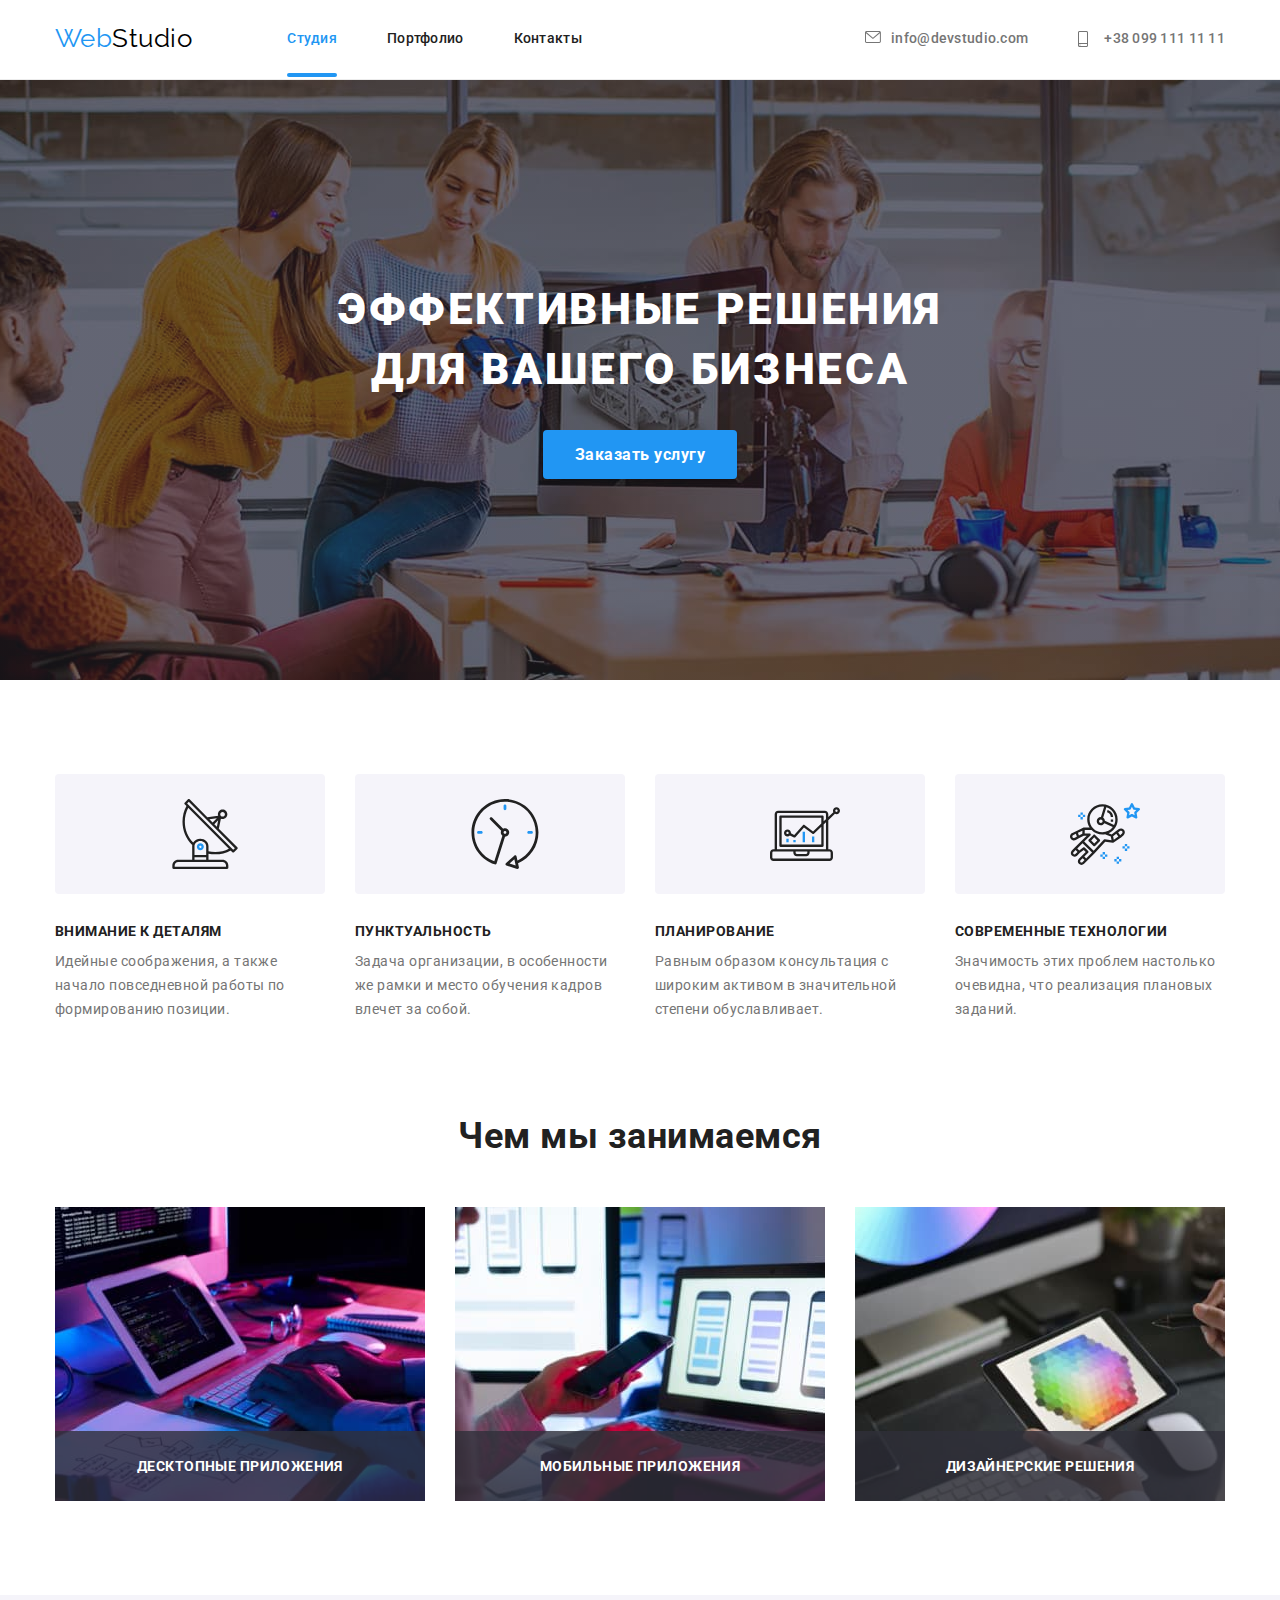
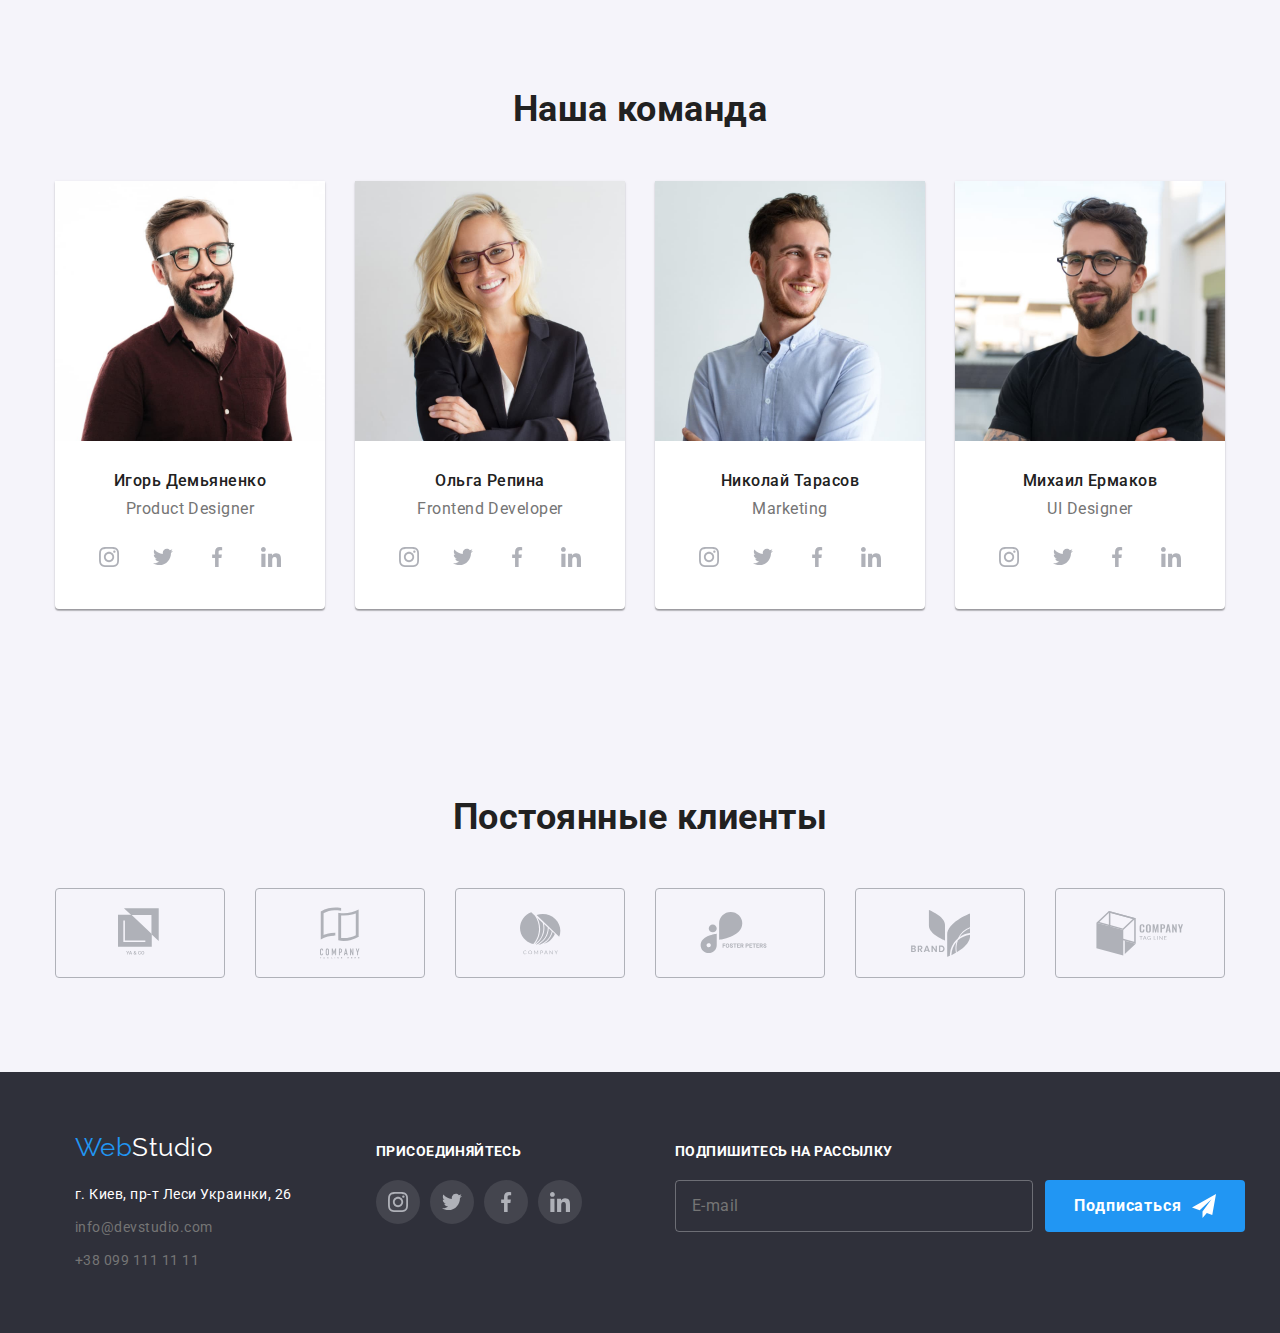
<file: index.html>
<!DOCTYPE html>
<html lang="ru">
<head>
    <meta charset="UTF-8">
    <meta name="viewport" content="width=device-width, initial-scale=1.0">
    <link rel="preconnect" href="https://fonts.gstatic.com">
    <link href="https://fonts.googleapis.com/css2?family=Raleway:wght@700&family=Roboto:wght@400;500;700;900&display=swap" rel="stylesheet">
    <link rel="stylesheet" href="https://cdnjs.cloudflare.com/ajax/libs/modern-normalize/1.0.0/modern-normalize.min.css">
    <link rel="stylesheet" href="./css/styles.css">
    <title>home work 6</title>
</head>
<body>
    <header>
        <div class="container">
            <nav class="main-nav">
                <a href="./index.html" class="logo"> <span class="logo-accent">Web</span>Studio</a>
            
                <ul class="site-nav list">
                    <li>
                        <a href="" class="link-current" >Студия</a>
                    </li>
                    <li>
                        <a href="./portfolio.html" class="link" >Портфолио</a>
                    </li>
                    <li>
                        <a href="" class="link" >Контакты</a>
                    </li>
                </ul>
                <ul class="contact-list list">
                     <li>
                        <a class="contact-list-link" href="mailto:info@devstudio.com">
                            <svg class="contact-icon">
                                <use href="./images/symbol.svg#icon-envelope" width="16px" height="12" ></use>
                            </svg>
                                info@devstudio.com</a>
                     </li>
                     <li>
                        <a class="contact-list-link" href="tel:+380991111111">
                            <svg class="contact-icon">
                                <use href="./images/symbol.svg#icon-smartphone" width="10px" height="16" ></use>
                            </svg>
                            +38 099 111 11 11</a>
                     </li>
                </ul>
            </nav>
        </div>
    </header>
    <main>
        <section class="hero">
            <div class="container">
                    <h1 class="title-hero">Эффективные решения <br>
                    для вашего бизнеса</h1>
                    <a href="#" data-modal-open class="button">Заказать услугу</a>
            </div>
        </section>
        <section class="section">
            <div class="container">
                <h2 class="advantages-title">Наши преимущества</h2>
            <ul class="advantages-list list">
                <li>
                    <div class="advantages-div">
                        <svg class="icon-svg" height=70>
                            <use href="./images/symbol.svg#icon-antenna"></use>
                        </svg>
                    </div>
                    <h3 class="advantages-scroll">Внимание к деталям</h3>
                    <p>
                        Идейные соображения, а также начало повседневной работы по формированию позиции.
                    </p>
                </li>
                <li>
                    <div class="advantages-div">
                        <svg class="icon-svg" height=70>
                            <use href="./images/symbol.svg#icon-clock"></use>
                        </svg>
                    </div>
                    <h3 class="advantages-scroll">Пунктуальность</h3>
                    <p>
                        Задача организации, в особенности же рамки и место обучения кадров влечет за собой.
                    </p>
                </li>
                <li>
                    <div class="advantages-div">
                        <svg class="icon-svg" height=70>
                            <use href="./images/symbol.svg#icon-diagram"></use>
                        </svg>
                    </div>
                    <h3 class="advantages-scroll">Планирование</h3>
                    <p>
                        Равным образом консультация с широким активом в значительной степени обуславливает.
                    </p>
                </li>
                <li>
                    <div class="advantages-div">
                        <svg class="icon-svg" height=70>
                            <use href="./images/symbol.svg#icon-astronaut"></use>
                        </svg>
                    </div>
                    <h3 class="advantages-scroll">Современные технологии</h3>
                    <p>
                        Значимость этих проблем настолько очевидна, что реализация плановых заданий.
                    </p>
                </li>
            </ul>
            </div>
        </section>
        <section class="section2">
            <div class="container">
                <h2 class="section-title">Чем мы занимаемся</h2>
            <ul class="work-examples-list list">
                <li class="work-item">
                    <img src="./images/img.jpg" width="370" alt="пример работы 1">
                    <div class="work-title-blok">
                        <h3 class="work-title">Десктопные приложения</h3>
                    </div>
                </li>
                <li class="work-item">
                    <img src="./images/img-(1).jpg" width="370" alt="пример работы 2">
                    <div class="work-title-blok">
                        <h3 class="work-title">Мобильные приложения</h3>
                    </div>
                </li>
                <li class="work-item">
                    <img src="./images/img-(2).jpg" width="370" alt="пример работы 3">
                    <div class="work-title-blok">
                        <h3 class="work-title">Дизайнерские решения</h3>
                    </div>
                </li>
            </ul>
            </div>
        </section>
        <section class="section3">
            <div class="container">
                <h2 class="section-title">Наша команда</h2>
            <ul class="headlines-list list">
                <li class="personal-item">
                    <img src="./images/personal-photo-1.jpg" width="270" alt="фото продукт дизайнера">
                    <h3 class="headlines-name">Игорь Демьяненко</h3>
                    <p>Product Designer</p>
                    <ul class="social">
                        <li>
                            <a class="social-item" href="">
                                <svg width="20px" height="20px">
                                    <use href="./images/symbol.svg#icon-instagram"></use>
                                </svg>
                            </a>
                        </li>
                        <li>
                            <a class="social-item" href="">
                                <svg width="20px" height="20px">
                                    <use class="social-icon" href="./images/symbol.svg#icon-twitter"></use>
                                </svg>
                            </a>
                        </li>
                        <li>
                            <a class="social-item" href="">
                                <svg width="20px" height="20px">
                                    <use class="social-icon" href="./images/symbol.svg#icon-facebook"></use>
                                </svg>
                            </a>
                        </li>
                        <li>
                            <a class="social-item" href="">
                                <svg width="20px" height="20px">
                                    <use class="social-icon" href="./images/symbol.svg#icon-linkedin"></use>
                                </svg>
                            </a>
                        </li>
                    </ul>
                </li>
                <li class="personal-item">
                    <img src="./images/personal-photo-2.jpg" width="270" alt="фото фронтэнд разработчика">
                    <h3 class="headlines-name">Ольга Репина</h3>
                    <p>Frontend Developer</p>
                    <ul class="social">
                        <li>
                            <a class="social-item" href="">
                                <svg width="20px" height="20px">
                                    <use href="./images/symbol.svg#icon-instagram"></use>
                                </svg>
                            </a>
                        </li>
                        <li>
                            <a class="social-item" href="">
                                <svg width="20px" height="20px">
                                    <use class="social-icon" href="./images/symbol.svg#icon-twitter"></use>
                                </svg>
                            </a>
                        </li>
                        <li>
                            <a class="social-item" href="">
                                <svg width="20px" height="20px">
                                    <use class="social-icon" href="./images/symbol.svg#icon-facebook"></use>
                                </svg>
                            </a>
                        </li>
                        <li>
                            <a class="social-item" href="">
                                <svg width="20px" height="20px">
                                    <use class="social-icon" href="./images/symbol.svg#icon-linkedin"></use>
                                </svg>
                            </a>
                        </li>
                    </ul>
                </li>
                <li class="personal-item">
                    <img src="./images/personal-photo-3.jpg" width="270" alt="фото маркетолога">
                    <h3 class="headlines-name">Николай Тарасов</h3>
                    <p>Marketing</p>
                    <ul class="social">
                        <li>
                            <a class="social-item" href="">
                                <svg width="20px" height="20px">
                                    <use href="./images/symbol.svg#icon-instagram"></use>
                                </svg>
                            </a>
                        </li>
                        <li>
                            <a class="social-item" href="">
                                <svg width="20px" height="20px">
                                    <use class="social-icon" href="./images/symbol.svg#icon-twitter"></use>
                                </svg>
                            </a>
                        </li>
                        <li>
                            <a class="social-item" href="">
                                <svg width="20px" height="20px">
                                    <use class="social-icon" href="./images/symbol.svg#icon-facebook"></use>
                                </svg>
                            </a>
                        </li>
                        <li>
                            <a class="social-item" href="">
                                <svg width="20px" height="20px">
                                    <use class="social-icon" href="./images/symbol.svg#icon-linkedin"></use>
                                </svg>
                            </a>
                        </li>
                    </ul>
                </li>
                <li class="personal-item">
                    <img src="./images/personal-photo-4.jpg" width="270" alt="фото дизайнера">
                    <h3 class="headlines-name">Михаил Ермаков</h3>
                    <p>UI Designer</p>
                    <ul class="social">
                        <li>
                            <a class="social-item" href="">
                                <svg width="20px" height="20px">
                                    <use href="./images/symbol.svg#icon-instagram"></use>
                                </svg>
                            </a>
                        </li>
                        <li>
                            <a class="social-item" href="">
                                <svg width="20px" height="20px">
                                    <use class="social-icon" href="./images/symbol.svg#icon-twitter"></use>
                                </svg>
                            </a>
                        </li>
                        <li>
                            <a class="social-item" href="">
                                <svg width="20px" height="20px">
                                    <use class="social-icon" href="./images/symbol.svg#icon-facebook"></use>
                                </svg>
                            </a>
                        </li>
                        <li>
                            <a class="social-item" href="">
                                <svg width="20px" height="20px">
                                    <use class="social-icon" href="./images/symbol.svg#icon-linkedin"></use>
                                </svg>
                            </a>
                        </li>
                    </ul>
                </li>
            </ul>
            </div>
        </section>
        <section class="section3">
            <div class="container">
                <h2 class="section-title">Постоянные клиенты</h2>
                <ul class="client-list">
                    <li>
                        <a class="client-thumb" href="">
                            <svg width="45px" height="50px">
                                <use href="./images/symbol.svg#icon-logo1"></use>
                            </svg>
                        </a>
                    </li>
                    <li>
                        <a class="client-thumb" href="">
                            <svg width="40px" height="52px">
                            <use href="./images/symbol.svg#icon-logo2"></use>
                        </svg>
                        </a>
                    </li>
                    <li>
                        <a class="client-thumb" href="">
                            <svg width="41px" height="43px">
                            <use href="./images/symbol.svg#icon-logo3"></use>
                        </svg>
                        </a>
                    </li>
                    <li>
                        <a class="client-thumb" href="">
                            <svg width="80px" height="42px">
                            <use href="./images/symbol.svg#icon-logo4"></use>
                        </svg>
                        </a>
                    </li>
                    <li>
                        <a class="client-thumb" href="">
                            <svg width="59px" height="47px">
                            <use href="./images/symbol.svg#icon-logo5"></use>
                        </svg>
                        </a>
                    </li>
                    <li>
                        <a class="client-thumb" href="">
                            <svg width="88px" height="45px">
                            <use href="./images/symbol.svg#icon-logo6"></use>
                        </svg>
                        </a>
                    </li>
                </ul>
            </div>
        </section>
    </main>
    <footer>
        <div class="container">
            <div class="footer-content">
                <div class="footer-adres">
                    <a href="" class="logo-footer"> <span class="logo-accent">Web</span>Studio</a>
                    <address class="adres">
                        <ul>
                            <li>
                                <a href="" class="location">г. Киев, пр-т Леси Украинки, 26</a>
                            </li>
                            <li>
                                <a href="mailto:info@devstudio.com" class="contact-list-link">info@devstudio.com</a>
                            </li>
                            <li>
                                <a href="tel:+380991111111" class="contact-list-link">+38 099 111 11 11</a>
                            </li>
                        </ul>
                </div>
                <div class="footer-block">
                    <span class="title-footer-block">присоединяйтесь</span>
                    <ul class="social-footer social">
                        <li>
                            <a class="social-item" href="">
                                <svg width="20px" height="20px">
                                    <use href="./images/symbol.svg#icon-instagram"></use>
                                </svg>
                            </a>
                        </li>
                        <li>
                            <a class="social-item" href="">
                                <svg width="20px" height="20px">
                                    <use href="./images/symbol.svg#icon-twitter"></use>
                                </svg>
                            </a>
                        </li>
                        <li>
                            <a class="social-item" href="">
                                <svg width="20px" height="20px">
                                    <use href="./images/symbol.svg#icon-facebook"></use>
                                </svg>
                            </a>
                        </li>
                        <li>
                            <a class="social-item" href="">
                                <svg width="20px" height="20px">
                                    <use href="./images/symbol.svg#icon-linkedin"></use>
                                </svg>
                            </a>
                        </li>
                    </ul>
                </div>
                <div class="subscription">
                    <b class="title-footer-block">Подпишитесь на рассылку</b>
                    <form class="subscription-form">
                        <label for="sign"></label>
                            <input type="text" name="sign" id="sign" class="Input" placeholder="E-mail">
                            <button type="submit" class="sign-button">Подписаться
                                <svg class="signIcon" width="24" height="24">
                                    <use href="./images/symbol.svg#icon-plain"></use>
                                </svg>
                            </button>
                    </form>
                </div>
            </div>
        </address>
        </div>
    </footer>
     
            <!-- модальное окно -->
            <div class="backdrop is-hidden" data-modal>
                <div class="modal">
                    <button data-modal-close  class="close"><svg class="closeLogo" width="18" height="18">
                        <use href="./images/symbol.svg#close-button"></use>
                    </svg></button>
                    <form class="form">
                        <h3 class="formTitle">Оставьте свои данные, мы вам перезвоним</h3>
                        <div class="form-field">
                            <label for="name" class="form-label">Имя</label>
                            <input type="text" name="name" id="name" class="form-input" placeholder=" ">
                            <svg class="form-icon" width="12" height="12">
                                <use href="./images/symbol.svg#name"></use>
                            </svg>
                            
                        </div>
        
                        <div class="form-field">
                            <label for="tel" class="form-label">Телефон</label>
                            <input type="tel" name="tel" id="tel" class="form-input" placeholder=" ">
                            <svg class="form-icon" width="13" height="13">
                                <use href="./images/symbol.svg#phone"></use>
                            </svg>
                        </div>
        
                        <div class="form-field">
                            <label for="mail" class="form-label">Почта</label>
                            <input type="email" name="mail" id="mail" class="form-input" placeholder=" ">
                            <svg class="form-icon" width="15" height="12">
                                <use href="./images/symbol.svg#mail"></use>
                            </svg>
                        </div>
        
                        <div class="form-comment">
                            <label for="coment" class="form-label">Комментарий</label>
                            <textarea name="coment" id="coment"  rows="10" placeholder="Введите текст" class="textarea"></textarea>
                        </div>
                        
                        <div class="policyForm">
                            
                            <label for="policy" class="field">
                                <input class="checkbox" type="checkbox" id="policy" name="policy">
                                <span class="checkbox-icon"></span>
                                <span class="field-label">Соглашаюсь с рассылкой и принимаю <a href="#" class="label-accent">Условия договора</a></span>
                            </label>
                            <button type="submit" class="sendButton">Отправить</button>
                        </div>
                    </form>
                </div>
                
            </div>
            
            <script src="./js/modal.js"></script>
        
</body>
</html>
</file>
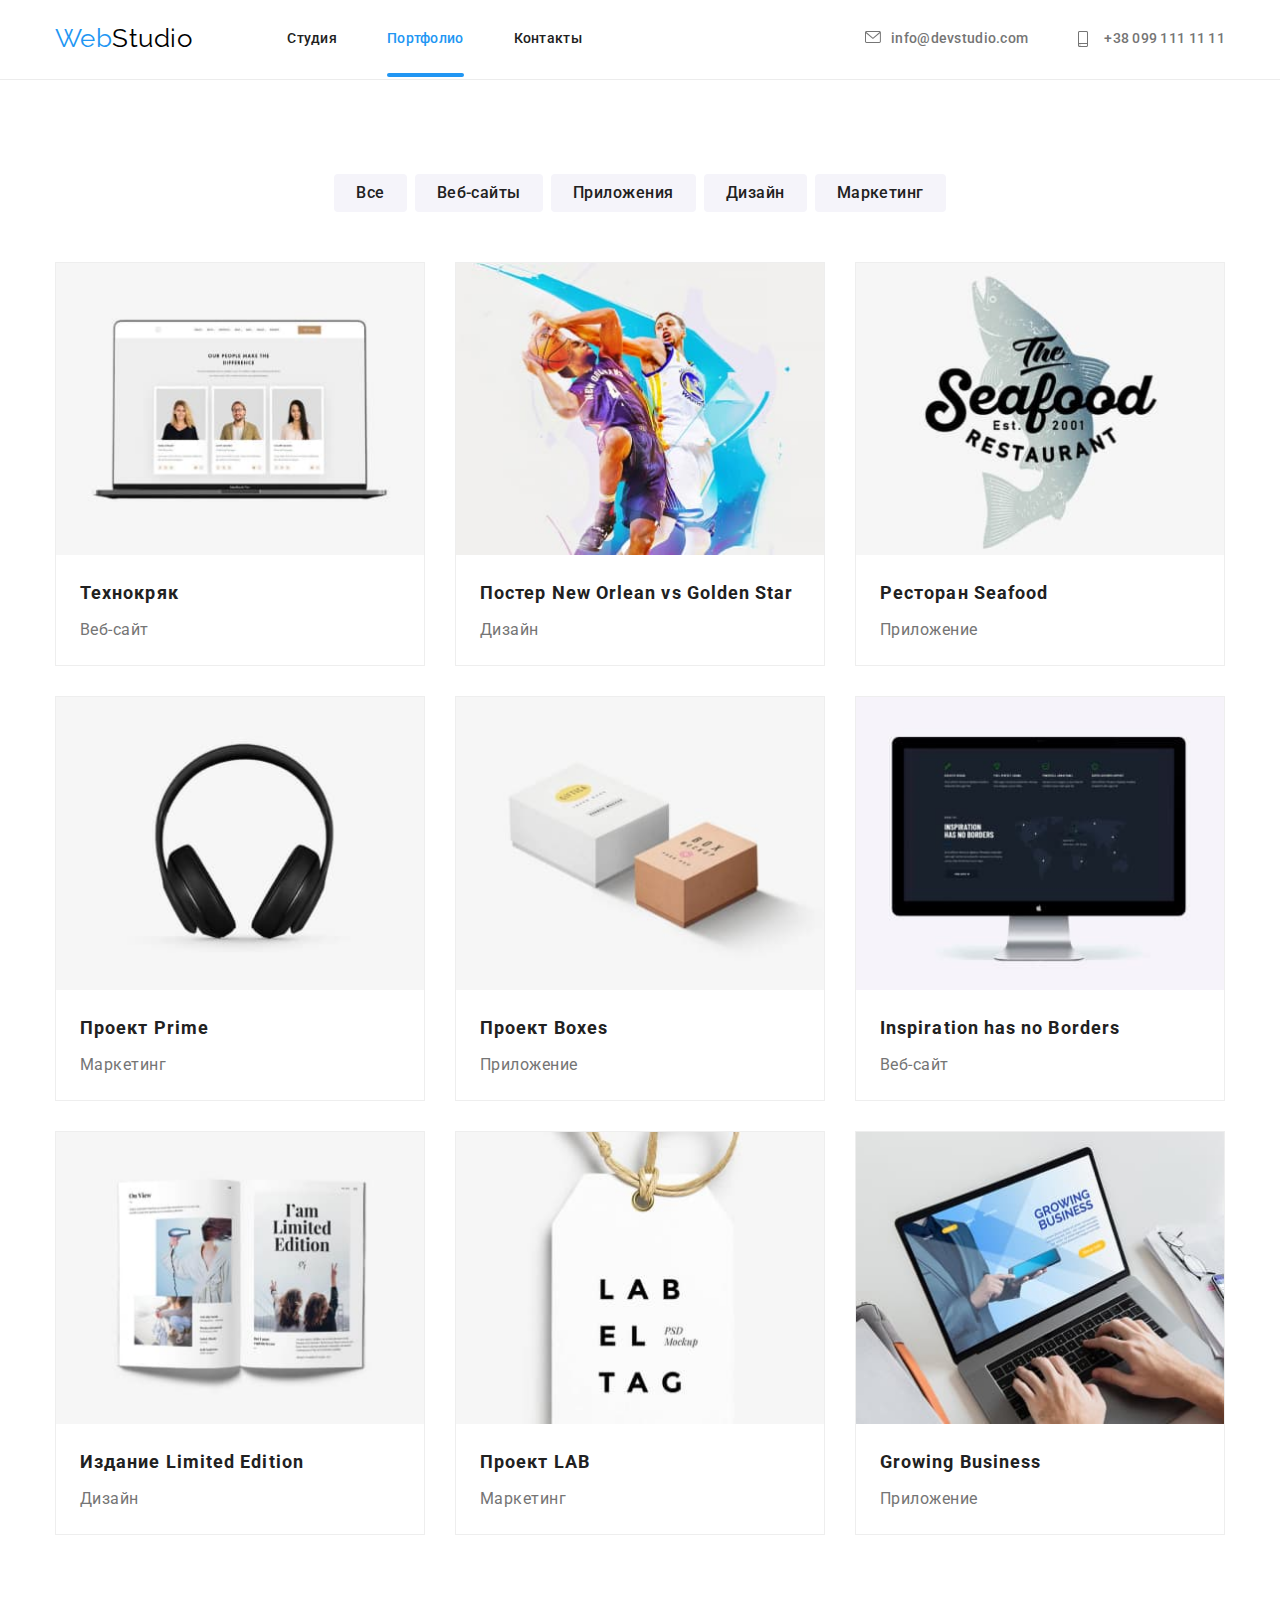
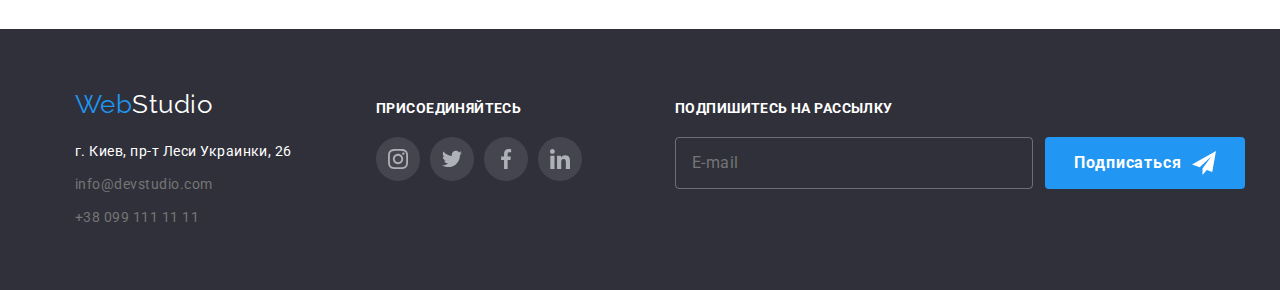
<file: portfolio.html>
<!DOCTYPE html>
<html lang="ru">
<head>
    <meta charset="UTF-8">
    <meta name="viewport" content="width=device-width, initial-scale=1.0">
    <link rel="preconnect" href="https://fonts.gstatic.com">
    <link href="https://fonts.googleapis.com/css2?family=Raleway:wght@700&family=Roboto:wght@400;500;700;900&display=swap" rel="stylesheet">
    <link rel="stylesheet" href="https://cdnjs.cloudflare.com/ajax/libs/modern-normalize/1.0.0/modern-normalize.min.css">
    <link rel="stylesheet" href="./css/styles.css">
    <title>home work 6</title>
</head>
<body>
    <header>
        <div class="container">
            <nav class="main-nav">
                <a href="./index.html" class="logo"> <span class="logo-accent">Web</span>Studio</a>
            
                <ul class="site-nav list">
                    <li>
                        <a href="./index.html" class="link" >Студия</a>
                    </li>
                    <li>
                        <a href="" class="link-current" >Портфолио</a>
                    </li>
                    <li>
                        <a href="" class="link" >Контакты</a>
                    </li>
                </ul>
                <ul class="contact-list list">
                    <li>
                       <a class="contact-list-link" href="mailto:info@devstudio.com">
                           <svg class="contact-icon">
                               <use href="./images/symbol.svg#icon-envelope" width="16px" height="12" ></use>
                           </svg>
                               info@devstudio.com</a>
                    </li>
                    <li>
                       <a class="contact-list-link" href="tel:+380991111111">
                           <svg class="contact-icon">
                               <use href="./images/symbol.svg#icon-smartphone" width="10px" height="16" ></use>
                           </svg>
                           +38 099 111 11 11</a>
                    </li>
               </ul>
            </nav>
        </div>
    </header>
    <main>
            <section class="section2">
                <div class="container">
                    <ul class="services">
                        <li>
                            <a href="" class="button-portfolio">Все</a>
                        </li>
                        <li>
                            <a href="" class="button-portfolio">Веб-сайты</a>
                        </li>
                        <li>
                            <a href="" class="button-portfolio">Приложения</a>
                        </li>
                        <li>
                            <a href="" class="button-portfolio">Дизайн</a>
                        </li>
                        <li>
                            <a href="" class="button-portfolio">Маркетинг</a>
                        </li>
                    </ul> 
        
                     <ul class="portfolio">
                        <li class="list">
                            <a class="portfolio-thumb" href="">
                                    <div class="portfolio-img">
                                        <img src="./images/portfolio1.jpg" width="370" alt="открытый ноутбук">
                                        <p class="portfolio-card-text">
                                            Lorem ipsum, dolor sit amet consectetur adipisicing elit. Culpa nostrum corporis, iste labore doloremque mollitia voluptatibus saepe ipsam. Quisquam, iste!
                                        </p>
                                    </div>
                                <div class="description">
                                    <h3 class="product-name">Технокряк</h3>
                                    <p class="product-type">Веб-сайт</p>
                                </div>
                            </a>
                        </li>
                        <li class="list">
                            <a class="portfolio-thumb" href="">
                                <div class="portfolio-img">
                                    <img src="./images/portfolio2.jpg" width="370" alt="борьба за мяч">
                                    <p class="portfolio-card-text">
                                            Lorem ipsum, dolor sit amet consectetur adipisicing elit. Culpa nostrum corporis, iste labore doloremque mollitia voluptatibus saepe ipsam. Quisquam, iste!
                                        </p>
                                    </div>
                                <div class="description">
                                    <h3 class="product-name">Постер New Orlean vs Golden Star</h3>
                                    <p class="product-type">Дизайн</p>
                                </div>
                            </a>
                        </li>
                        <li class="list">
                            <a class="portfolio-thumb" href="">
                                <div class="portfolio-img">
                                    <img src="./images/portfolio-1.jpg" width="370" alt="логотип рыбного ресторана">
                                    <p class="portfolio-card-text">
                                            Lorem ipsum, dolor sit amet consectetur adipisicing elit. Culpa nostrum corporis, iste labore doloremque mollitia voluptatibus saepe ipsam. Quisquam, iste!
                                        </p>
                                    </div>
                                <div class="description">
                                    <h3 class="product-name">Ресторан Seafood</h3>
                                    <p class="product-type">Приложение</p>
                                </div>
                            </a>
                        </li>
                        <li class="list">
                            <a class="portfolio-thumb" href="">
                                <div class="portfolio-img">
                                    <img src="./images/portfolio-2.jpg" width="370" alt="наушники">
                                    <p class="portfolio-card-text">
                                            Lorem ipsum, dolor sit amet consectetur adipisicing elit. Culpa nostrum corporis, iste labore doloremque mollitia voluptatibus saepe ipsam. Quisquam, iste!
                                        </p>
                                    </div>
                                <div class="description">
                                    <h3 class="product-name">Проект Prime</h3>
                                    <p class="product-type">Маркетинг</p>
                                </div>
                            </a>
                        </li>
                        <li class="list">
                            <a class="portfolio-thumb" href="">
                                <div class="portfolio-img">
                                    <img src="./images/portfolio5.jpg" width="370" alt="коробки">
                                    <p class="portfolio-card-text">
                                            Lorem ipsum, dolor sit amet consectetur adipisicing elit. Culpa nostrum corporis, iste labore doloremque mollitia voluptatibus saepe ipsam. Quisquam, iste!
                                        </p>
                                    </div>
                                <div class="description">
                                    <h3 class="product-name">Проект Boxes</h3>
                                    <p class="product-type">Приложение</p>
                                </div>
                            </a>
                        </li>
                        <li class="list">
                            <a class="portfolio-thumb" href="">
                                <div class="portfolio-img">
                                    <img src="./images/111.jpg" width="370" alt="монитор">
                                    <p class="portfolio-card-text">
                                            Lorem ipsum, dolor sit amet consectetur adipisicing elit. Culpa nostrum corporis, iste labore doloremque mollitia voluptatibus saepe ipsam. Quisquam, iste!
                                        </p>
                                    </div>
                                <div class="description">
                                    <h3 class="product-name">Inspiration has no Borders</h3>
                                    <p class="product-type">Веб-сайт</p>
                                </div>
                            </a>
                        </li>
                        <li class="list">
                            <a class="portfolio-thumb" href="">
                                <div class="portfolio-img">
                                    <img src="./images/portfolio7.jpg" width="370" alt="открытая книга">
                                    <p class="portfolio-card-text">
                                            Lorem ipsum, dolor sit amet consectetur adipisicing elit. Culpa nostrum corporis, iste labore doloremque mollitia voluptatibus saepe ipsam. Quisquam, iste!
                                        </p>
                                    </div>
                                <div class="description">
                                    <h3 class="product-name">Издание Limited Edition</h3>
                                    <p class="product-type">Дизайн</p>
                                </div>
                            </a>
                        </li>
                        <li class="list">
                            <a class="portfolio-thumb" href="">
                                <div class="portfolio-img">
                                    <img src="./images/portfolio8.jpg" width="370" alt="бирка">
                                    <p class="portfolio-card-text">
                                            Lorem ipsum, dolor sit amet consectetur adipisicing elit. Culpa nostrum corporis, iste labore doloremque mollitia voluptatibus saepe ipsam. Quisquam, iste!
                                        </p>
                                    </div>
                                <div class="description">
                                    <h3 class="product-name">Проект LAB</h3>
                                    <p class="product-type">Маркетинг</p>
                                </div>
                            </a>
                        </li>
                        <li class="list">
                            <a class="portfolio-thumb" href="">
                                <div class="portfolio-img">
                                    <img src="./images/2910404.jpg" width="370" alt="работа за ноутбуком">
                                    <p class="portfolio-card-text">
                                            Lorem ipsum, dolor sit amet consectetur adipisicing elit. Culpa nostrum corporis, iste labore doloremque mollitia voluptatibus saepe ipsam. Quisquam, iste!
                                        </p>
                                    </div>
                                <div class="description">
                                    <h3 class="product-name">Growing Business</h3>
                                    <p class="product-type">Приложение</p>
                                </div>
                            </a>
                        </li>
                    </ul>
                </div>
            </section>
    </main>
    <footer>
        <div class="container">
            <div class="footer-content">
                <div class="footer-adres">
                    <a href="./index.html" class="logo-footer"> <span class="logo-accent">Web</span>Studio</a>
                    <address class="adres">
                        <ul>
                            <li>
                                <a href="" class="location">г. Киев, пр-т Леси Украинки, 26</a>
                            </li>
                            <li>
                                <a href="mailto:info@devstudio.com" class="contact-list-link">info@devstudio.com</a>
                            </li>
                            <li>
                                <a href="tel:+380991111111" class="contact-list-link">+38 099 111 11 11</a>
                            </li>
                        </ul>
                </div>
                <div class="footer-block">
                    <span class="title-footer-block">присоединяйтесь</span>
                    <ul class="social-footer social">
                        <li>
                            <a class="social-item" href="">
                                <svg width="20px" height="20px">
                                    <use href="./images/symbol.svg#icon-instagram"></use>
                                </svg>
                            </a>
                        </li>
                        <li>
                            <a class="social-item" href="">
                                <svg width="20px" height="20px">
                                    <use href="./images/symbol.svg#icon-twitter"></use>
                                </svg>
                            </a>
                        </li>
                        <li>
                            <a class="social-item" href="">
                                <svg width="20px" height="20px">
                                    <use href="./images/symbol.svg#icon-facebook"></use>
                                </svg>
                            </a>
                        </li>
                        <li>
                            <a class="social-item" href="">
                                <svg width="20px" height="20px">
                                    <use href="./images/symbol.svg#icon-linkedin"></use>
                                </svg>
                            </a>
                        </li>
                    </ul>
                </div>
                <div class="subscription">
                    <b class="title-footer-block">Подпишитесь на рассылку</b>
                    <form class="subscription-form">
                        <label for="sign"></label>
                            <input type="text" name="sign" id="sign" class="Input" placeholder="E-mail">
                            <button type="submit" class="sign-button">Подписаться
                                <svg class="signIcon" width="24" height="24">
                                    <use href="./images/symbol.svg#icon-plain"></use>
                                </svg>
                            </button>
                    </form>
                </div>
            </div>
        </address>
        </div>
    </footer>
</body>
</html>
</file>
<file: css/styles.css>
/* цвет основного текста 117,117,117,1;
цвет заглавий 33,33,33,1;
цвет текста героя и футера 255,255,255,1;
цвет акцента 33,150,243,1;
*/
 :root {
     --main-text-color: #757575;
     --title-text-color: #212121;
     --hero-text-color: #FFFFFF;
     --accent-color: #2196F3;
     --background-main-color: #E5E5E5;
 }
body {
    font-family: Roboto, sans-serif;
    color: var(--main-text-color);
    Letter-spacing: 0.03em;
}
h1, h2, h3, h4 {
    margin: 0%;
} 
ul {
    margin: 0%;
    padding: 0%;
    list-style: none;
}
a {
    display: block;
    text-decoration: none;
    color: var(--main-text-color);
  }
  p {
      margin: 0%;
      padding: 0%;
  }
.logo-accent {
    color: var(--accent-color);
}
.logo {
    padding-top: 24px;
    padding-bottom: 25px;
    color: #000000;
    font-family: Raleway, sans-serif;
    font-size: 26px;
    text-decoration: none;
}
.container {
    width: 1200px;
    padding-left: 15px;
    padding-right: 15px;
    margin-left: auto;
    margin-right: auto;
    margin-top: 0;
}
header {
    border-bottom: 1px solid #ECECEC;
}
.main-nav {
    display: flex;
    align-items: center;
    margin-left: auto;
    margin-right: auto;
    background-color: var(--hero-text-color)
}
.site-nav {
    display: flex;
    margin: 0;
    margin-left: 95px;
    padding-left: 0;
}
.site-nav li:not(:last-child) {
margin-right: 50px;
}
.site-nav .link {
    display: block;
    padding-top: 30px;
    padding-bottom: 30px;
}
 .site-nav .link {
     font-weight: 500;
     font-size: 14px;
     line-height: 1.14;
     color: var(--title-text-color);
     Letter-spacing: 0.02em;
     text-decoration: none;
     transition: color 250ms cubic-bezier(0.4, 0, 0.2, 1);
}
.site-nav .link:hover,
.site-nav .link:focus {
    color: var(--accent-color);
}
.site-nav .link-current {
     display: block;
     position: relative;
     padding-top: 30px;
     padding-bottom: 30px;
     font-weight: 500;
     font-size: 14px;
     line-height: 1.14;
     color: var(--accent-color);
     Letter-spacing: 0.02em;
     text-decoration: none;
}
 .link-current::after {
     content: "";
     position: absolute;
     display: block;
     width: 100%;
     height: 4px;
     left: 0;
     bottom: 0;
     border-radius: 2px;
     background-color: var(--accent-color);
 }
 .contact-list {
     display: flex;
     margin: 0%;
     margin-left: auto;
     padding-top: 30px;
     padding-bottom: 30px;
     padding-left: 0;
     font-weight: 500;
     font-size: 14px;
     line-height: 1.14;
     letter-spacing: 0.02em;
}
.contact-list li + li {
    margin-left: 50px;
}
.contact-list-link {
    display: flex;
    align-items: center;
    text-decoration: none;
}
.contact-icon {
    width: 16px;
    height: 16px;
    margin-right: 10px;
    background-position: center;
    fill: currentColor;
}
.contact-list a {
    transition: color 250ms cubic-bezier(0.4, 0, 0.2, 1);
}
.contact-list a:hover,
.contact-list a:focus {
    color: var(--accent-color);
    fill: var(--accent-color);
}
 .hero {
     max-width: 1600px;
     height: 600px;
     margin-right: auto;
     margin-left: auto;
     text-align: center;
     padding-top: 200px;
     padding-bottom: 200px;
     background-image: linear-gradient(
         to right,
         rgba(47, 48, 58, 0.4),
         rgba(47, 48, 58, 0.4)
     ),
     url(../images/hero.jpg);
     background-repeat: no-repeat;
     background-position: center;
     background-color: #C4C4C4;
     
}
.title-hero {
     font-weight: 900;
     font-size: 44px;
     line-height: 1.36;
     text-transform: uppercase;
     Letter-spacing: 0.06em;
     color: var(--hero-text-color);
}
.button {
    display: inline-block;
    padding: 10px 32px;
    margin-top: 30px;
    color: var(--hero-text-color);
    background-color: var(--accent-color);
    font-weight: 700;
    font-size: 16px;
    line-height: 1.87;
    box-shadow: 0px 4px 4px rgba(0, 0, 0, 0.15);
    border-radius: 4px;
    transition: color 250ms cubic-bezier(0.4, 0, 0.2, 1), background-color 250ms cubic-bezier(0.4, 0, 0.2, 1);
}
.button:hover,
.button:focus {
    background-color: var(--hero-text-color);
    color: var(--accent-color);   
} 
.backdrop {
    position: fixed;
    top: 0;
    left: 0;
    width: 100%;
    height: 100%;
    background-color: rgba(0, 0, 0, 0.2);
    opacity: 1;
    transition: opacity 250ms cubic-bezier(0.4, 0, 0.2, 1);
}
.backdrop.is-hidden {
    opacity: 0;
    pointer-events: none;
}
.backdrop.is-hidden .modal {
    transform: translate(-50%, -50%) scale(1.1);
}
.modal {
    position: absolute;
    top: 50%;
    left: 50%;
    transform: translate(-50%, -50%) scale(1);
    width: 528px;
    height: 581px;
    background: var(--hero-text-color);
    box-shadow: 0px 1px 3px rgba(0, 0, 0, 0.12), 0px 1px 1px rgba(0, 0, 0, 0.14), 0px 2px 1px rgba(0, 0, 0, 0.2);
    border-radius: 4px;
    transition: transform 250ms cubic-bezier(0.4, 0, 0.2, 1);
}
.close {
    display: flex;
    position: absolute;
    align-items: center;
    justify-content: center;
    background-color: var(--hero-text-color);
    top: 8px;
    right: 8px;
    width: 30px;
    height: 30px;
    border: 1px solid rgba(0, 0, 0, 0.1);
   border-radius: 50%;
   cursor: pointer;
   transition: color 250ms cubic-bezier(0.4, 0, 0.2, 1);
}
.button-portfolio {
    display: inline-block;
    padding: 6px 22px;
    color: var(--title-text-color);
    font-weight: 500;
    font-size: 16px;
    line-height: 1.63;
    background-color: #F5F4FA;
    border-radius: 4px;
    transition: color 250ms cubic-bezier(0.4, 0, 0.2, 1), background-color 250ms cubic-bezier(0.4, 0, 0.2, 1);
}
.form {
    padding: 40px;
}
.formTitle {
    margin-top: 0;
    margin-bottom: 12px;
    font-weight: 700;
    font-size: 20px;
    line-height: 1.15;
    text-align: center;
    letter-spacing: 0.03em;
    color: var(--title-text-color);
}
.form-field {
    position: relative;
    display: flex;
    flex-direction: column;
    margin-bottom: 10px;
    transition: fill 250ms cubic-bezier(0.4, 0, 0.2, 1);
}
.form-field:focus-within .form-icon {
    fill: var(--accent-color);
}
.form-label {
    margin-bottom: 4px;
    font-size: 12px;
    line-height: 1.16;
    letter-spacing: 0.01em;
    color: var(--main-text-color);
}
.form-input {
    height: 40px;
    padding: 11px 40px;
    border: 1px solid rgba(33, 33, 33, 0.2);
    border-radius: 4px;
    transition: border 250ms cubic-bezier(0.4, 0, 0.2, 1);
}
.form-input:focus {
    outline: 0;
    border: 1px solid var(--accent-color);
}
.form-icon {
    display: inline-block;
    position: absolute;
    left: 15px;
    bottom: 14px;
}
.form-comment {
    margin-bottom: 20px;
    display: flex;
    flex-direction: column;
}
.formInput {
    margin: 0;
    width: 358px;
    padding: 15px 16px;
    color: var(--hero-text-color);
    font-size: 16px;
    line-height: 1.25;
    letter-spacing: 0.03em;
    background-color: rgba(33, 150, 243, 0);
    border: 1px solid rgba(255, 255, 255, 0.3);
    border-radius: 4px;
}
.formInput::placeholder {
    color: rgba(255, 255, 255, 0.6);
    font-size: 16px;
    line-height: 1.25;
    letter-spacing: 0.03em;
}
.textarea:focus {
    outline: 0;
    border: 1px solid var(--accent);
}
.textarea {
   width: 100%;
   height: 120px;
   padding: 12px 16px; 
   border: 1px solid rgba(33, 33, 33, 0.2);
   border-radius: 4px;
   resize: none;
   transition: border 250ms cubic-bezier(0.4, 0, 0.2, 1);
}
.textarea::placeholder {
    font-size: 12px;
    line-height: 1.16;
    letter-spacing: 0.01em;
    color: rgba(117, 117, 117, 0.5);
}
.policyForm {
    display: block;
    text-align: center;
    margin-bottom: 30px;
 }
 .field {
    display: flex;
    align-items: center;
    justify-content: center;
}
.field-label {
    font-size: 14px;
    line-height: 1.71;
    letter-spacing: 0.03em;
    color: var(--main-text-color);
}
.label-accent {
    display: inline-block;
    color: var(--accent-color);
}
.checkbox {
    position: absolute;
    width: 1px;
    height: 1px;
    margin: -1px;
    border: 0;
    padding: 0;
    clip: rect(0 0 0 0);
    overflow: hidden;
}
.checkbox-icon::before {
    content: "";
    display: block;
    width: 16px;
    height: 15px;
    margin-right: 7px;
    border: 2px solid var(--title-text-color);
    border-radius: 4px;
}
.checkbox:checked + .checkbox-icon::before {
    border-color: var(--accent-color);
    background-color: var(--accent-color);
    background-image: url(../images/check.svg);
    background-size: contain;
    background-origin: border-box;
}
.sendButton {
    margin-top: 30px;
    padding: 10px 55px;
    font-weight: 700;
    font-size: 16px;
    line-height: 1.8;
    letter-spacing: 0.06em;
    border-radius: 4px;
    border-color: transparent;
    box-shadow: 0px 4px 4px rgba(0, 0, 0, 0.15);
    color: var(--hero-text-color);
    background: var(--accent-color);
    cursor: pointer;
    transition: background-color 250ms cubic-bezier(0.4, 0, 0.2, 1);
}
.sendButton:hover,
.sendButton:focus {
    background-color: #188CE8;
}
.services :not(:last-child) {
    margin-right: 8px;
}
.button-portfolio:hover,
.button-portfolio:focus {
    color: var(--hero-text-color);
    background-color: #2196F3;
    box-shadow: 0px 3px 1px rgba(0, 0, 0, 0.1), 0px 1px 2px rgba(0, 0, 0, 0.08), 0px 2px 2px rgba(0, 0, 0, 0.12);
    border-radius: 4px;
} 
.section {
    padding-top: 94px;
}
.section2 {
    padding-top: 94px;
    padding-bottom: 94px;
}
.section3 {
    padding-top: 94px;
    padding-bottom: 94px;
    background-color: #F5F4FA;
}
.section-title {
    color: var(--title-text-color);
    font-weight: 700;
    font-size: 36px;
    line-height: 1.16;
    text-align: center;
    margin-bottom: 50px;
}
.advantages-scroll {
    color: var(--title-text-color);
    font-weight: 700;
    font-size: 14px;
    line-height: 1.14;
    text-transform: uppercase;
}
.employees-list {
color: var(--main-text-color);
}

.headlines-name {
    margin-top: 30px;
    margin-bottom: 10px;
    color: var(--title-text-color);
    font-weight: 500;
    font-size: 16px;
    line-height: 1.19;
    text-align: center;
}
.headlines-list {
    display: flex;
    flex-wrap: wrap;
    text-align: center;
}
.personal-item {
    width: 270px;
    margin-right: 30px;
    padding-bottom: 30px;
    box-shadow: 0px 1px 3px rgba(0, 0, 0, 0.12), 0px 1px 1px rgba(0, 0, 0, 0.14), 0px 2px 1px rgba(0, 0, 0, 0.2);
    border-radius: 0px 0px 4px 4px;
    background-color: var(--hero-text-color);
}
.personal-item:nth-child(4n) {
    margin-right: 0%;
}
.advantages-list p {
    margin-top: 10px;
}
.advantages-list {
    display: flex;
    font-size: 14px;
    line-height: 1.71;
}
.advantages-list li + li {
    margin-left: 30px;
}
.advantages-list li {
    Width: calc((100% - 90px) / 4);
}
.advantages-div {
    height: 120px;
    margin-bottom: 30px;
    padding: 25px 0px;
    background: #F5F4FA;
    border-radius: 4px;
}

.advantages-title {
    display: none;
}
.work-examples-list {
    display: flex;
    flex-wrap: wrap;
}
.work-item {
    position: relative;
    width: 370px;
    margin-right: 30px;
}
.work-item:nth-child(3n) {
    margin-right: 0%;
}
.work-title-blok {
    position: absolute;
    bottom: 0;
    left: 0;
    height: 70px;
    width: 100%;
    background-color:rgba(47, 48, 58, 0.8);
}
.work-title {
    display: block;
    padding-top: 27px;
    font-weight: 700;
    font-size: 14px;
    line-height: 1.2;
    text-align: center;
    letter-spacing: 0.03em;
    text-transform: uppercase;
    color: var(--hero-text-color);
}
.social {
    display: flex;
    margin-top: 16px;
    justify-content: center;
    align-items: center;
}
.social-item {
    display: flex;
    width: 44px;
    height: 44px;
    border-radius: 50%;
    justify-content: center;
    align-items: center;
    background-color: var(--hero-text-color);
    fill:#AFB1B8;
    transition: fill 250ms cubic-bezier(0.4, 0, 0.2, 1), background-color 250ms cubic-bezier(0.4, 0, 0.2, 1);
}
.social-item:hover,
.social-item:focus {
    background-color: var(--accent-color);
    fill: var(--hero-text-color);
}
.social li:not(:last-child) {
    margin-right: 10px;
}
.social-footer a {
    background-color: rgba(255, 255, 255, 0.1);
}
.client-list {
    display: flex;
    justify-content: center;
    align-items: center;
    flex-wrap: wrap;
    list-style: none;
}
.client-thumb {
    display: flex;
    align-items: center;
    justify-content: center;
    width: 170px;
    height: 90px;
    fill: #AFB1B8;
    border: 1px solid #AFB1B8;
    box-sizing: border-box;
    border-radius: 4px;
    transition: fill 250ms cubic-bezier(0.4, 0, 0.2, 1), border 250ms cubic-bezier(0.4, 0, 0.2, 1);
}
.client-thumb:hover,
.client-thumb:focus {
    border: 1px solid var(--accent-color);
    fill: var(--accent-color);
}
.client-list li + li {
    margin-left: 30px;
}
footer {
    margin-left: auto;
    margin-right: auto;
    padding: 60px;
    font-family: Roboto, sans-serif;
    font-style: normal;
    background-color: #2F303A;
}
.adres li:not(:last-child) {
    margin-bottom: 9px;
}
.footer-content {
    display: flex;
    align-items: baseline;
}
.social-footer {
    display: flex;
    margin-top: 20px;
    justify-content:left;
    align-items: center;
}
.footer-adres {
   /* width: 231px; */
   display: block;
}
.footer-block {
    width: 206px;
    margin-left: 70px;
}
.subscription {
    margin-left: 93px;
}
.title-footer-block {
     display: block;
     margin-top: 12px;
     margin-bottom: 20px;
     font-weight: 700;
     font-size: 14px;
     line-height: 1.14;
     color: var(--hero-text-color);
     Letter-spacing: 0.03em;
     text-transform: uppercase;
}
.logo-footer {
    display: inline-block;
    margin-bottom: 20px;
    color: var(--hero-text-color);
    font-family: Raleway, sans-serif;
    font-size: 26px;
    text-decoration: none;
}
.adres {
    width: 231px;
    font-size: 14px;
    line-height: 1.71;
    color: rgba(255, 255, 255, 0.6);
    font-style: normal;
}
.location {
    display: inline-block;
    font-size: 14px;
    line-height: 1.71;
    color: #FFFFFF;
    font-style: normal;
    text-decoration: none;
}
.Input {
    margin: 0;
    width: 358px;
    padding: 15px 16px;
    color: var(--hero-text-color);
    font-size: 16px;
    line-height: 1.25;
    letter-spacing: 0.03em;
    background-color: rgba(33, 150, 243, 0);
    border: 1px solid rgba(255, 255, 255, 0.3);
    border-radius: 4px;
}
.subscription-form {
    display: flex;
}
.sign-button {
    display: flex;
    align-items: center;
    justify-content: center;
    border: none;
    padding: 0;
    margin-left: 12px;
    width: 200px;

    border-radius: 4px;
    font-weight: 700;
    font-size: 16px;
    line-height: 1.87;
    letter-spacing: 0.06em;
    color: var(--hero-text-color);
    background-color: var(--accent-color);

    cursor: pointer;
}
.signIcon {
    margin-left: 10px;
    /* background-size: contain; */
}
.list {
    list-style: none;
}

/*portfolio*/

.services {
    display: flex;
    justify-content: center;
    margin-bottom: 50px;
}
.portfolio {
    display: flex;
    flex-wrap: wrap;
    text-align: left;
}
.portfolio .list {
    Width: calc((100% - 60px) / 3);
    margin-right: 30px;
    margin-bottom: 30px;
    background: #FFFFFF;
    border: 1px solid #EEEEEE;
}
.portfolio .list:nth-child(3n) {
    margin-right: 0%;
}
.portfolio .list:nth-last-child(-n + 3) {
    margin-bottom: 0px;
}
.portfolio-thumb:hover,
.portfolio-thumb:focus {
    box-shadow: 0px 1px 1px rgba(0, 0, 0, 0.12), 0px 4px 4px rgba(0, 0, 0, 0.06), 1px 4px 6px rgba(0, 0, 0, 0.16);
}
.portfolio-img {
    position: relative;
    overflow: hidden;
}
.portfolio-img::before {
    content: "";
    position: absolute;
    width: 100%;
    height: 100%;
    /* opacity: 0; */
    background: rgba(33, 150, 243, 0.9);
    transform: translateY(101%);
    transition: transform 250ms cubic-bezier(0.4, 0, 0.2, 1), opacity 250ms cubic-bezier(0.4, 0, 0.2, 1);
}
.portfolio-thumb {
    height: 100%;
}
.portfolio-thumb:hover .portfolio-img::before,
.portfolio-thumb:focus .portfolio-img::before {
    transform: translateY(0);
}
.portfolio-card-text {
    display: block;
    position: absolute;
    padding: 63px 24px 0 24px;
    top: 0;
    left: 0;
    font-size: 18px;
    line-height: 28px;
    letter-spacing: 0.03em;
    /* color: red; */
    color: var(--hero-text-color);
    
    opacity: 0;
    transform: translateY(100%);
    transition: transform 250ms cubic-bezier(0.4, 0, 0.2, 1), opacity 250ms cubic-bezier(0.4, 0, 0.2, 1);
}
.portfolio-thumb:hover .portfolio-card-text,
.portfolio-thumb:focus .portfolio-card-text {
    opacity: 1;
    transform: translateY(0);
}
.product-name {
    margin-bottom: 4px;
    font-weight: 700;
    font-size: 18px;
    line-height: 2;
    letter-spacing: 0.06em;
    color: var(--title-text-color);
}
.product-type {
    font-size: 16px;
    line-height: 1.87;
}
.description {
    margin: 20px 24px;
}
img {
  display: block;
  max-width: 100%;
  height: auto;
 }
</file>
